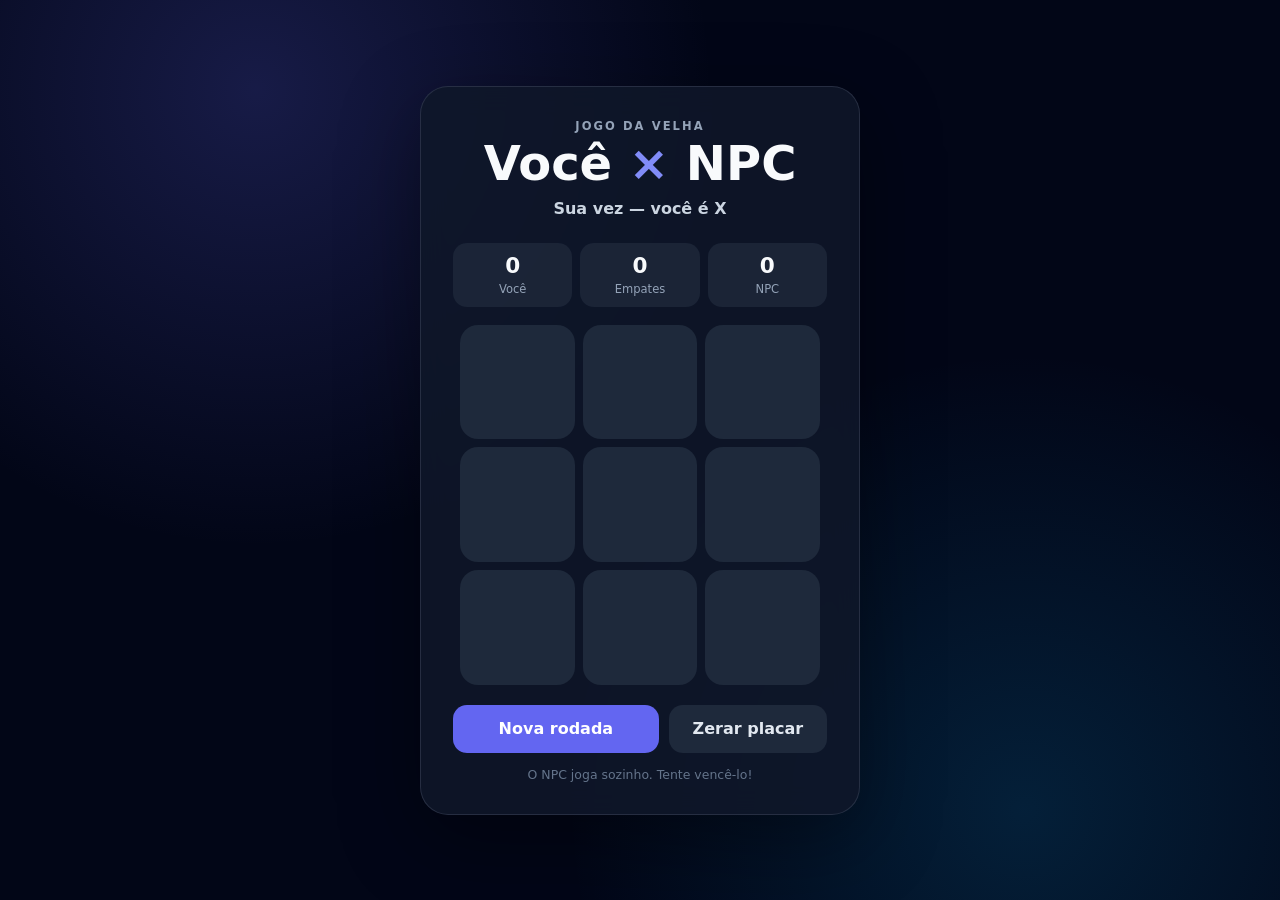
<file: index.html>
<!DOCTYPE html>
<html lang="pt-BR">
<head>
  <meta charset="UTF-8">
  <meta name="viewport" content="width=device-width, initial-scale=1.0, viewport-fit=cover">
  <meta name="theme-color" content="#0f172a">
  <title>Jogo da Velha</title>
  <link rel="stylesheet" href="style.css">
</head>
<body>
  <main class="app">
    <section class="card">
      <header>
        <p class="eyebrow">JOGO DA VELHA</p>
        <h1>Você <span>×</span> NPC</h1>
        <p id="status" class="status" aria-live="polite">Sua vez — você é X</p>
      </header>

      <div class="score" aria-label="Placar">
        <div><strong id="playerScore">0</strong><span>Você</span></div>
        <div><strong id="drawScore">0</strong><span>Empates</span></div>
        <div><strong id="npcScore">0</strong><span>NPC</span></div>
      </div>

      <div id="board" class="board" role="grid" aria-label="Tabuleiro do jogo"></div>

      <div class="actions">
        <button id="newRound" class="primary">Nova rodada</button>
        <button id="resetScore" class="secondary">Zerar placar</button>
      </div>

      <p class="tip">O NPC joga sozinho. Tente vencê-lo!</p>
    </section>
  </main>
  <script src="script.js"></script>
</body>
</html>
</file>
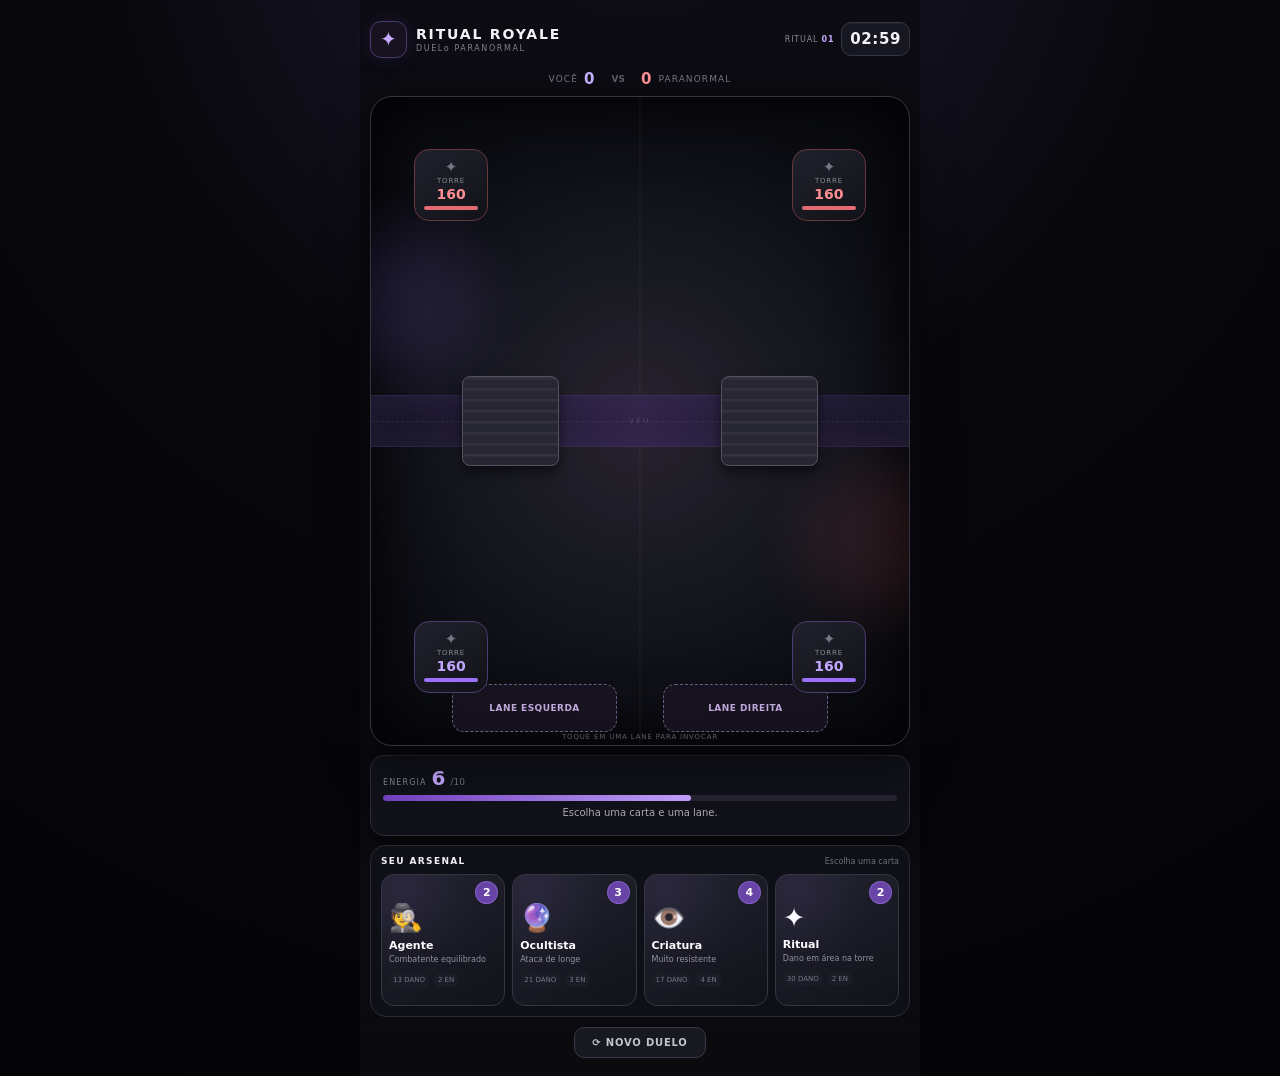
<file: ordem-royale/index.html>
<!doctype html>
<html lang="pt-BR">
<head>
<meta charset="UTF-8">
<meta name="viewport" content="width=device-width,initial-scale=1,viewport-fit=cover,user-scalable=no">
<meta name="theme-color" content="#07070b">
<title>Ritual Royale — Duelo Paranormal</title>
<link rel="preconnect" href="https://fonts.googleapis.com">
<link rel="stylesheet" href="style.css">
</head>
<body>
<main class="game">
  <header class="topbar">
    <div class="brand">
      <div class="brand-mark">✦</div>
      <div><strong>RITUAL ROYALE</strong><small>DUELo PARANORMAL</small></div>
    </div>
    <div class="match-info">
      <span class="round">RITUAL <b id="round">01</b></span>
      <span class="timer" id="timer">03:00</span>
    </div>
  </header>

  <section class="scorebar">
    <div class="score player-score"><span>VOCÊ</span><b id="playerCrown">0</b></div>
    <div class="versus">VS</div>
    <div class="score enemy-score"><b id="enemyCrown">0</b><span>PARANORMAL</span></div>
  </section>

  <section class="arena" id="arena">
    <div class="fog fog-a"></div><div class="fog fog-b"></div>
    <div class="river"><span>VÉU</span></div>
    <div class="bridge bridge-left"></div><div class="bridge bridge-right"></div>

    <div class="tower enemy left" data-lane="0"><span>TORRE</span><strong>160</strong><i><em></em></i></div>
    <div class="tower enemy right" data-lane="1"><span>TORRE</span><strong>160</strong><i><em></em></i></div>
    <div class="tower player left" data-lane="0"><span>TORRE</span><strong>160</strong><i><em></em></i></div>
    <div class="tower player right" data-lane="1"><span>TORRE</span><strong>160</strong><i><em></em></i></div>

    <div class="deployment player-zone" id="playerZone">
      <span>TOQUE EM UMA LANE PARA INVOCAR</span>
      <button data-lane="0">LANE ESQUERDA</button>
      <button data-lane="1">LANE DIREITA</button>
    </div>

    <div id="units"></div>
    <div id="effects"></div>
  </section>

  <section class="energy-panel">
    <div class="energy-label"><span>ENERGIA</span><strong id="energy">5</strong><small>/10</small></div>
    <div class="energy-track"><i id="energyFill"></i></div>
    <div class="tip" id="message">Escolha uma carta e uma lane.</div>
  </section>

  <section class="hand-wrap">
    <div class="hand-head"><b>SEU ARSENAL</b><small>Escolha uma carta</small></div>
    <section class="hand" id="hand"></section>
  </section>

  <button class="reset" id="reset">⟳ NOVO DUELO</button>
</main>
<script src="script.js"></script>
</body>
</html>
</file>
<file: style.css>
* { box-sizing: border-box; }

:root {
  font-family: Inter, system-ui, -apple-system, BlinkMacSystemFont, "Segoe UI", sans-serif;
  color: #f8fafc;
  background: #020617;
}

body {
  margin: 0;
  min-height: 100svh;
  background:
    radial-gradient(circle at 20% 10%, rgba(99,102,241,.22), transparent 35%),
    radial-gradient(circle at 80% 90%, rgba(14,165,233,.16), transparent 35%),
    #020617;
}

button { font: inherit; }

.app {
  min-height: 100svh;
  display: grid;
  place-items: center;
  padding: 20px;
}

.card {
  width: min(100%, 440px);
  padding: clamp(20px, 5vw, 32px);
  border: 1px solid rgba(148,163,184,.18);
  border-radius: 28px;
  background: rgba(15,23,42,.88);
  box-shadow: 0 24px 80px rgba(0,0,0,.38);
  backdrop-filter: blur(14px);
}

header { text-align: center; }

.eyebrow {
  margin: 0 0 6px;
  font-size: .72rem;
  font-weight: 800;
  letter-spacing: .18em;
  color: #94a3b8;
}

h1 {
  margin: 0;
  font-size: clamp(2rem, 9vw, 3rem);
  line-height: 1;
}

h1 span { color: #818cf8; }

.status {
  min-height: 24px;
  margin: 12px 0 20px;
  color: #cbd5e1;
  font-weight: 600;
}

.score {
  display: grid;
  grid-template-columns: repeat(3, 1fr);
  gap: 8px;
  margin-bottom: 18px;
}

.score div {
  padding: 10px 6px;
  text-align: center;
  border-radius: 14px;
  background: rgba(30,41,59,.8);
}

.score strong {
  display: block;
  font-size: 1.35rem;
}

.score span {
  color: #94a3b8;
  font-size: .72rem;
}

.board {
  display: grid;
  grid-template-columns: repeat(3, 1fr);
  gap: 8px;
  width: min(82vw, 360px);
  aspect-ratio: 1;
  margin: 0 auto 20px;
}

.cell {
  border: 0;
  border-radius: 18px;
  background: #1e293b;
  color: #f8fafc;
  font-size: clamp(2.7rem, 16vw, 5rem);
  font-weight: 900;
  cursor: pointer;
  transition: transform .12s, background .12s;
  -webkit-tap-highlight-color: transparent;
}

.cell:hover:not(:disabled) { background: #263449; transform: scale(1.02); }
.cell:active:not(:disabled) { transform: scale(.96); }
.cell:disabled { cursor: default; }

.cell.x { color: #818cf8; }
.cell.o { color: #38bdf8; }

.cell.win {
  background: #334155;
  box-shadow: inset 0 0 0 2px rgba(255,255,255,.22);
}

.actions {
  display: grid;
  grid-template-columns: 1.3fr 1fr;
  gap: 10px;
}

.actions button {
  min-height: 48px;
  border: 0;
  border-radius: 14px;
  font-weight: 800;
  cursor: pointer;
}

.primary { background: #6366f1; color: white; }
.primary:hover { background: #818cf8; }

.secondary {
  background: #1e293b;
  color: #e2e8f0;
}

.tip {
  margin: 14px 0 0;
  text-align: center;
  color: #64748b;
  font-size: .78rem;
}

@media (max-width: 380px) {
  .app { padding: 12px; }
  .card { border-radius: 22px; padding: 18px; }
  .cell { border-radius: 14px; }
}

@media (prefers-reduced-motion: reduce) {
  .cell { transition: none; }
}
</file>
<file: ordem-royale/style.css>
*{box-sizing:border-box;-webkit-tap-highlight-color:transparent}
:root{--bg:#07070b;--panel:#11121a;--line:#2c2d39;--purple:#9b72ff;--purple2:#5c35a7;--red:#e36b72;--text:#f2f1f7;--muted:#8d8d9b}
html,body{margin:0;min-height:100%;background:radial-gradient(circle at 50% -10%,#211a35 0,#08080c 40%,#040407 100%);color:var(--text);font-family:Inter,system-ui,-apple-system,Segoe UI,sans-serif}
body{min-height:100svh}
button{font:inherit}
.game{width:min(100%,560px);margin:auto;min-height:100svh;padding:10px 10px 18px;background:linear-gradient(180deg,#0b0b11ee,#0a0a0ff5)}
.topbar{height:58px;display:flex;align-items:center;justify-content:space-between;gap:10px}
.brand{display:flex;align-items:center;gap:9px}.brand-mark{width:37px;height:37px;display:grid;place-items:center;border:1px solid #4c386e;border-radius:11px;background:#17121f;color:#c7a9ff;font-size:20px;box-shadow:0 0 20px #8d5cff20}
.brand strong{display:block;font-size:14px;letter-spacing:.13em}.brand small{display:block;margin-top:2px;color:#7f808d;font-size:8px;letter-spacing:.2em}
.match-info{display:flex;align-items:center;gap:7px}.round{font-size:8px;color:#858692;letter-spacing:.1em}.round b{color:#c4a9ff}.timer{min-width:64px;text-align:center;font-size:15px;font-weight:900;letter-spacing:.04em;padding:7px 8px;border:1px solid #343542;border-radius:10px;background:#161720;box-shadow:inset 0 1px #ffffff0b}
.scorebar{display:flex;justify-content:center;align-items:center;gap:16px;margin:2px 0 8px}.score{display:flex;align-items:center;gap:6px;font-size:9px;letter-spacing:.12em;color:#777985}.score b{font-size:15px;color:#c8b2ff}.enemy-score b{color:#ff9297}.versus{font-size:9px;font-weight:900;color:#5f606b}
.arena{position:relative;height:min(127vw,650px);min-height:500px;overflow:hidden;border:1px solid #353542;border-radius:22px;background:
radial-gradient(circle at 50% 50%,#29232f 0,#171821 37%,#0c0d13 72%,#090a0f 100%);box-shadow:inset 0 0 70px #000,0 15px 45px #0008;touch-action:manipulation}
.arena:before{content:"";position:absolute;inset:0;background:linear-gradient(90deg,transparent 49.7%,#ffffff0a 50%,transparent 50.3%),repeating-linear-gradient(0deg,transparent 0 56px,#ffffff05 57px);pointer-events:none}
.arena:after{content:"";position:absolute;left:0;right:0;top:50%;border-top:1px dashed #77707d35;pointer-events:none}
.river{position:absolute;top:46%;bottom:46%;left:0;right:0;background:linear-gradient(90deg,#171526,#312449,#171526);border-top:1px solid #75569b33;border-bottom:1px solid #75569b33;box-shadow:0 0 30px #6e4da51a inset;display:grid;place-items:center}.river span{font-size:7px;letter-spacing:.35em;color:#b7a6c744;transform:rotate(-2deg)}
.bridge{position:absolute;z-index:1;top:43%;height:14%;width:18%;background:repeating-linear-gradient(0deg,#272733 0 8px,#32313d 9px 11px);border:1px solid #555060;border-radius:8px;box-shadow:0 6px 12px #0008}.bridge-left{left:17%}.bridge-right{right:17%}
.fog{position:absolute;z-index:1;width:150px;height:150px;border-radius:50%;filter:blur(30px);opacity:.12;background:#9b72ff}.fog-a{top:20%;left:-40px}.fog-b{bottom:20%;right:-40px;background:#d65d65}
.tower{position:absolute;z-index:4;width:74px;height:72px;border:1px solid #4a4b57;border-radius:15px;background:linear-gradient(145deg,#20212b,#111219);display:flex;flex-direction:column;align-items:center;justify-content:center;box-shadow:0 9px 22px #000a,inset 0 1px #fff08;transition:.2s}
.tower:before{content:"✦";font-size:15px;color:#777886;line-height:1}.tower span{font-size:7px;color:#8b8c97;letter-spacing:.12em;margin-top:2px}.tower strong{font-size:14px;margin-top:1px}.tower i{display:block;width:54px;height:4px;background:#34232a;border-radius:99px;margin-top:4px;overflow:hidden}.tower em{display:block;width:100%;height:100%;background:var(--red);transition:width .25s}
.tower.enemy{top:8%;border-color:#67383e}.tower.enemy strong{color:#ff8e93}.tower.enemy em{background:#e36b72}.tower.player{bottom:8%;border-color:#4c3b70}.tower.player strong{color:#c4a8ff}.tower.player em{background:#9b72ff}.tower.left{left:8%}.tower.right{right:8%}.tower.destroyed{opacity:.35;filter:grayscale(1)}
.deployment{position:absolute;z-index:2;left:8%;right:8%;bottom:0;height:27%;display:flex;justify-content:space-between;align-items:flex-end;padding:0 7% 13px;pointer-events:none}.deployment span{position:absolute;bottom:4px;left:50%;transform:translateX(-50%);white-space:nowrap;font-size:7px;color:#8c8998;letter-spacing:.12em;opacity:.65}.deployment button{pointer-events:auto;width:44%;height:48px;border:1px dashed #6b5a82;border-radius:12px;background:#191522cc;color:#bda7db;font-size:9px;font-weight:800;letter-spacing:.05em}.deployment button:active,.deployment button.active{background:#322347;border-color:#b48cff;box-shadow:0 0 20px #9b72ff33}
#units{position:absolute;inset:0;z-index:5;pointer-events:none}.unit{position:absolute;width:44px;height:44px;border-radius:50%;display:grid;place-items:center;font-size:20px;border:2px solid #a17de2;background:#15111d;box-shadow:0 5px 14px #000b;transition:left .22s linear,top .22s linear;transform:translate(-50%,-50%);will-change:left,top}.unit.enemyUnit{border-color:#d05d63;background:#211417}.unit .unit-name{position:absolute;top:45px;white-space:nowrap;font-size:7px;font-weight:800;color:#aaa5b4;text-shadow:0 1px 3px #000}.hp{position:absolute;top:-7px;left:-2px;right:-2px;height:4px;background:#351d25;border-radius:99px;overflow:hidden}.hp i{display:block;width:100%;height:100%;background:#76d98b;transition:width .2s}.enemyUnit .hp i{background:#e36b72}.unit.ranged{box-shadow:0 0 18px #9b72ff38,0 5px 14px #000b}.unit.hitflash{animation:flash .18s}@keyframes flash{50%{filter:brightness(2);transform:translate(-50%,-50%) scale(1.08)}}
.hit{position:absolute;z-index:10;color:#fff;font-weight:1000;font-size:14px;text-shadow:0 2px 5px #000;animation:hit .65s forwards;pointer-events:none}@keyframes hit{from{opacity:1;transform:translateY(0) scale(1)}to{opacity:0;transform:translateY(-26px) scale(1.15)}}
.fx{position:absolute;z-index:9;width:12px;height:12px;border-radius:50%;background:#d8bdff;box-shadow:0 0 18px #b88cff;animation:burst .45s forwards;pointer-events:none}@keyframes burst{to{opacity:0;transform:scale(4)}}
.energy-panel{margin-top:9px;padding:10px 12px;border:1px solid #292b35;border-radius:14px;background:#101119;box-shadow:0 7px 20px #0006}.energy-label{display:flex;align-items:baseline;gap:5px}.energy-label span{font-size:8px;color:#858692;letter-spacing:.14em}.energy-label strong{font-size:20px;color:#c6a8ff}.energy-label small{font-size:9px;color:#6f707b}.energy-track{height:6px;background:#272431;border-radius:99px;overflow:hidden;margin-top:5px}.energy-track i{display:block;height:100%;width:50%;background:linear-gradient(90deg,#7141c0,#c3a1ff);border-radius:99px;transition:width .2s}.tip{min-height:18px;margin-top:6px;text-align:center;color:#aaa9b5;font-size:10px}
.hand-wrap{margin-top:9px;padding:10px;border:1px solid #292b35;border-radius:16px;background:#0f1017}.hand-head{display:flex;justify-content:space-between;align-items:center;margin-bottom:8px}.hand-head b{font-size:9px;letter-spacing:.15em}.hand-head small{font-size:8px;color:#6f707b}.hand{display:grid;grid-template-columns:repeat(4,1fr);gap:7px}.card{position:relative;min-height:132px;border:1px solid #353642;border-radius:13px;background:linear-gradient(150deg,#22232e,#11121a);color:#fff;padding:9px 7px;text-align:left;cursor:pointer;overflow:hidden;transition:.15s}.card:before{content:"";position:absolute;inset:0;background:radial-gradient(circle at 20% 15%,#9b72ff14,transparent 50%);pointer-events:none}.card:not(:disabled):active{transform:translateY(2px) scale(.98)}.card.selected{border-color:#b18aff;box-shadow:0 0 0 1px #b18aff44,0 0 22px #8d5cff20;transform:translateY(-2px)}.card:disabled{opacity:.38;cursor:not-allowed}.cost{position:absolute;right:6px;top:6px;background:#6944a7;border:1px solid #b28cff55;border-radius:50%;width:23px;height:23px;display:grid;place-items:center;font-weight:900;font-size:11px;z-index:2}.icon{font-size:27px;margin:8px 0 5px}.card b{font-size:11px;display:block}.card small{display:block;color:#92929f;font-size:8px;line-height:1.25;margin-top:3px}.stats{display:flex;gap:5px;margin-top:8px;font-size:7px;color:#777985}.stats span{padding:3px 4px;border-radius:5px;background:#1b1c25}
.reset{display:block;margin:10px auto 0;padding:9px 17px;border:1px solid #383946;border-radius:10px;background:#171820;color:#c3c3cc;font-size:10px;font-weight:800;letter-spacing:.08em}.reset:active{transform:scale(.97)}
.win{color:#d1b7ff!important;font-weight:800}.danger{color:#ff8e93!important}
@media(max-width:390px){.arena{min-height:455px}.tower{width:64px;height:64px}.tower i{width:46px}.deployment{padding-left:4%;padding-right:4%}.deployment button{width:46%;font-size:8px}.hand{gap:5px}.card{min-height:124px;padding:7px 5px}.icon{font-size:23px}.card small{font-size:7px}}
@media(min-height:800px) and (max-width:560px){.arena{height:min(130vw,690px)}}
</file>
